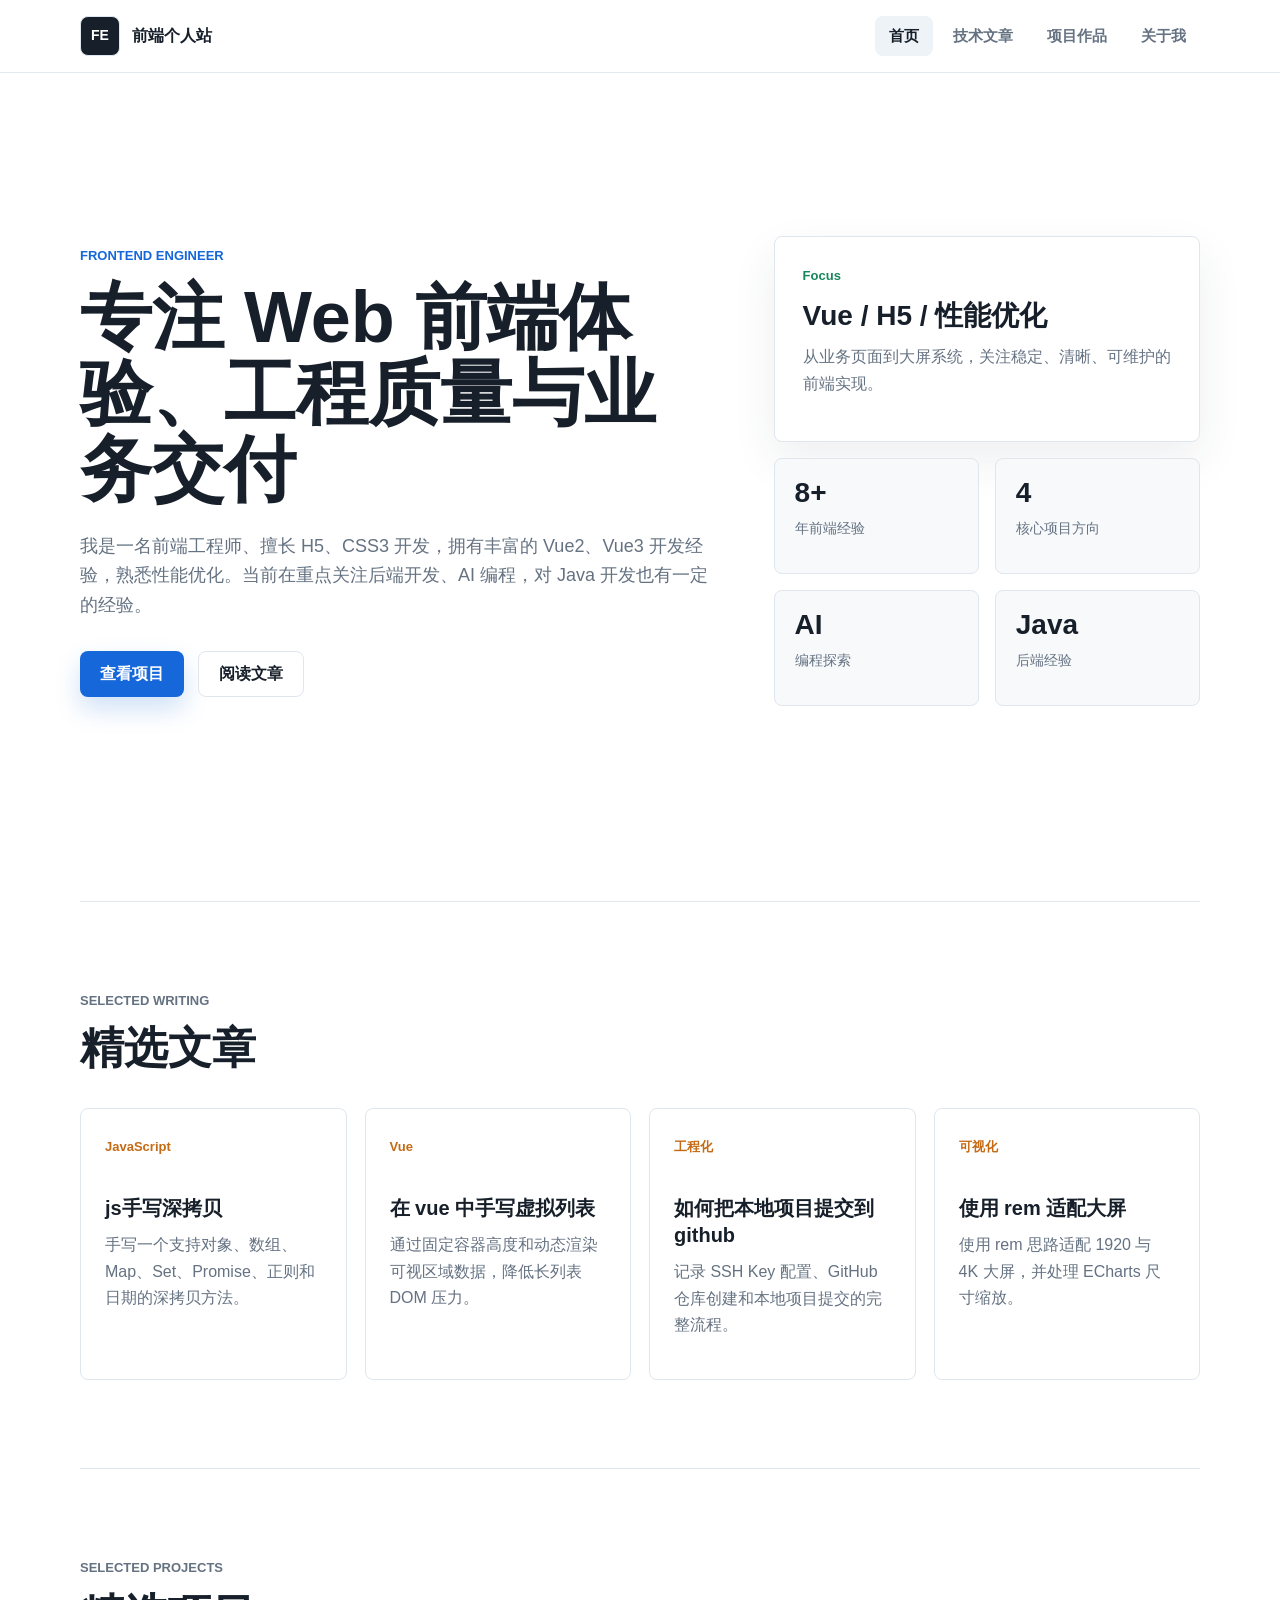
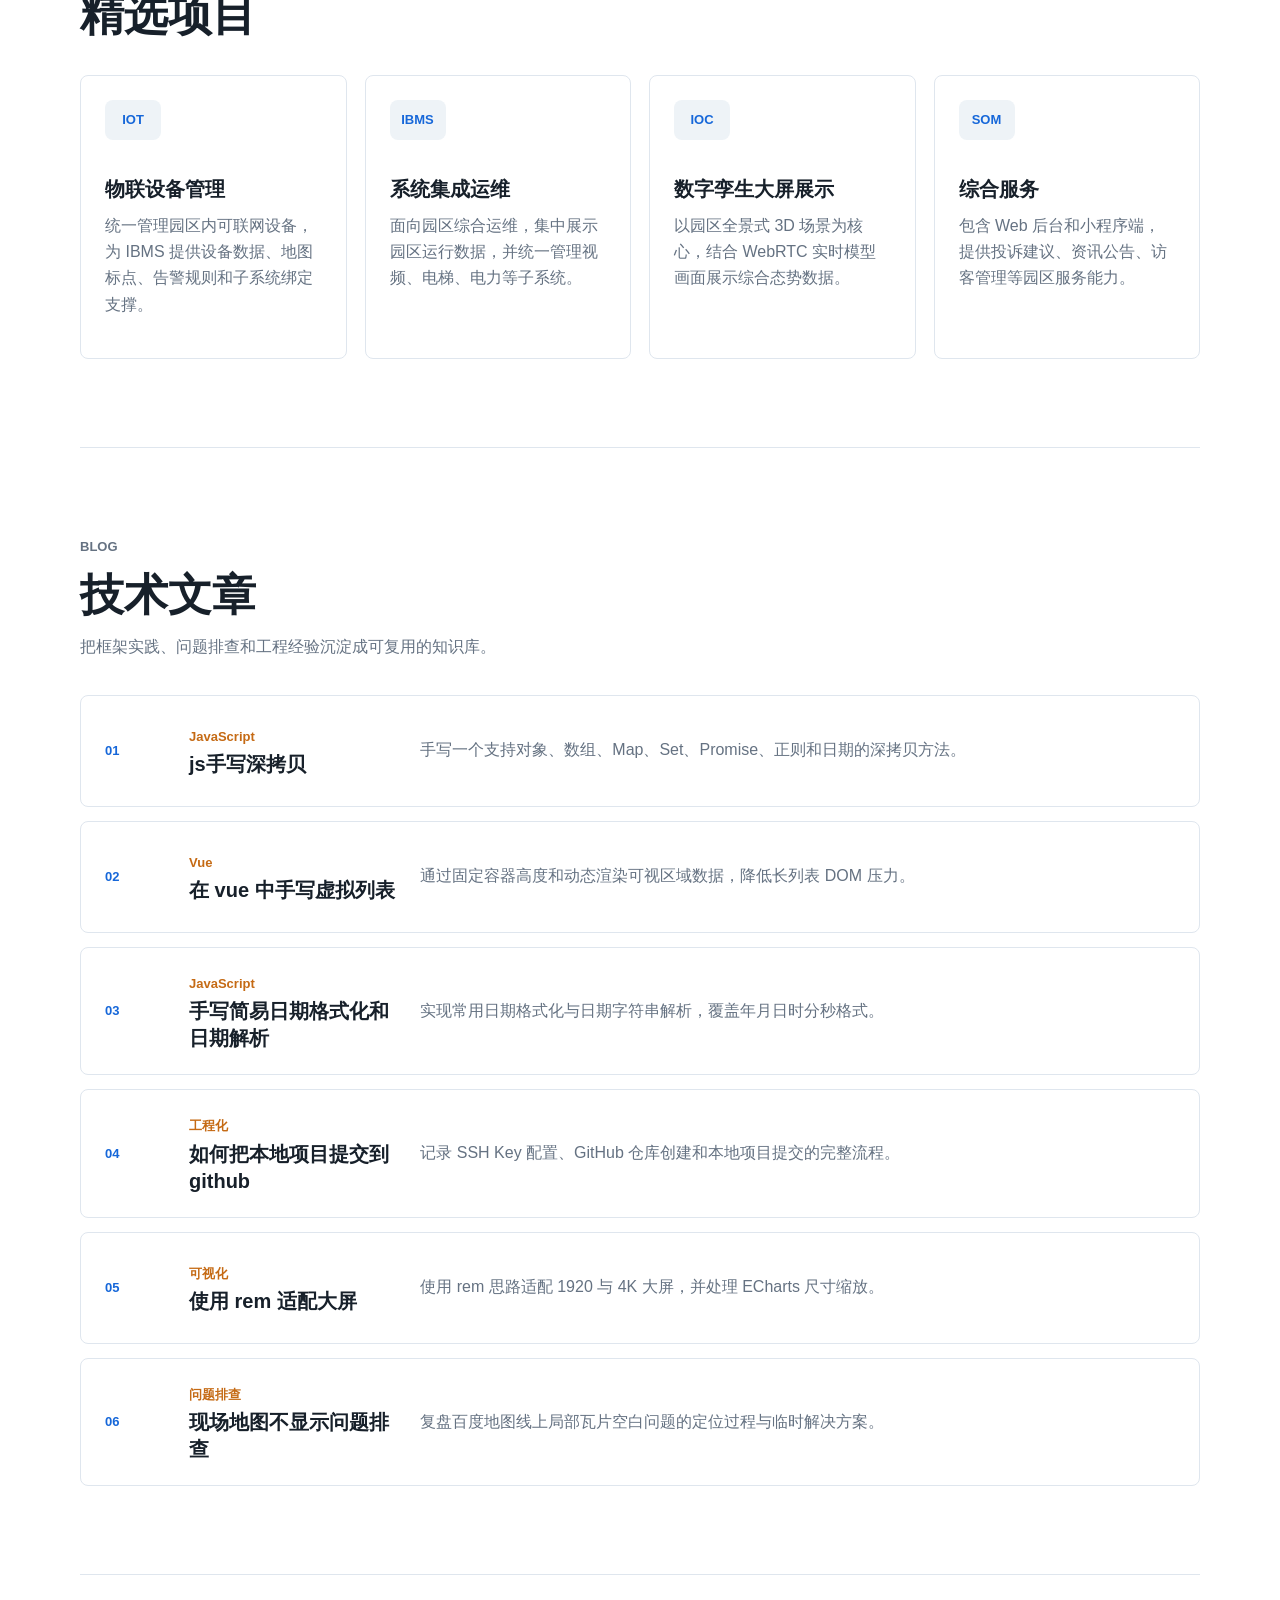
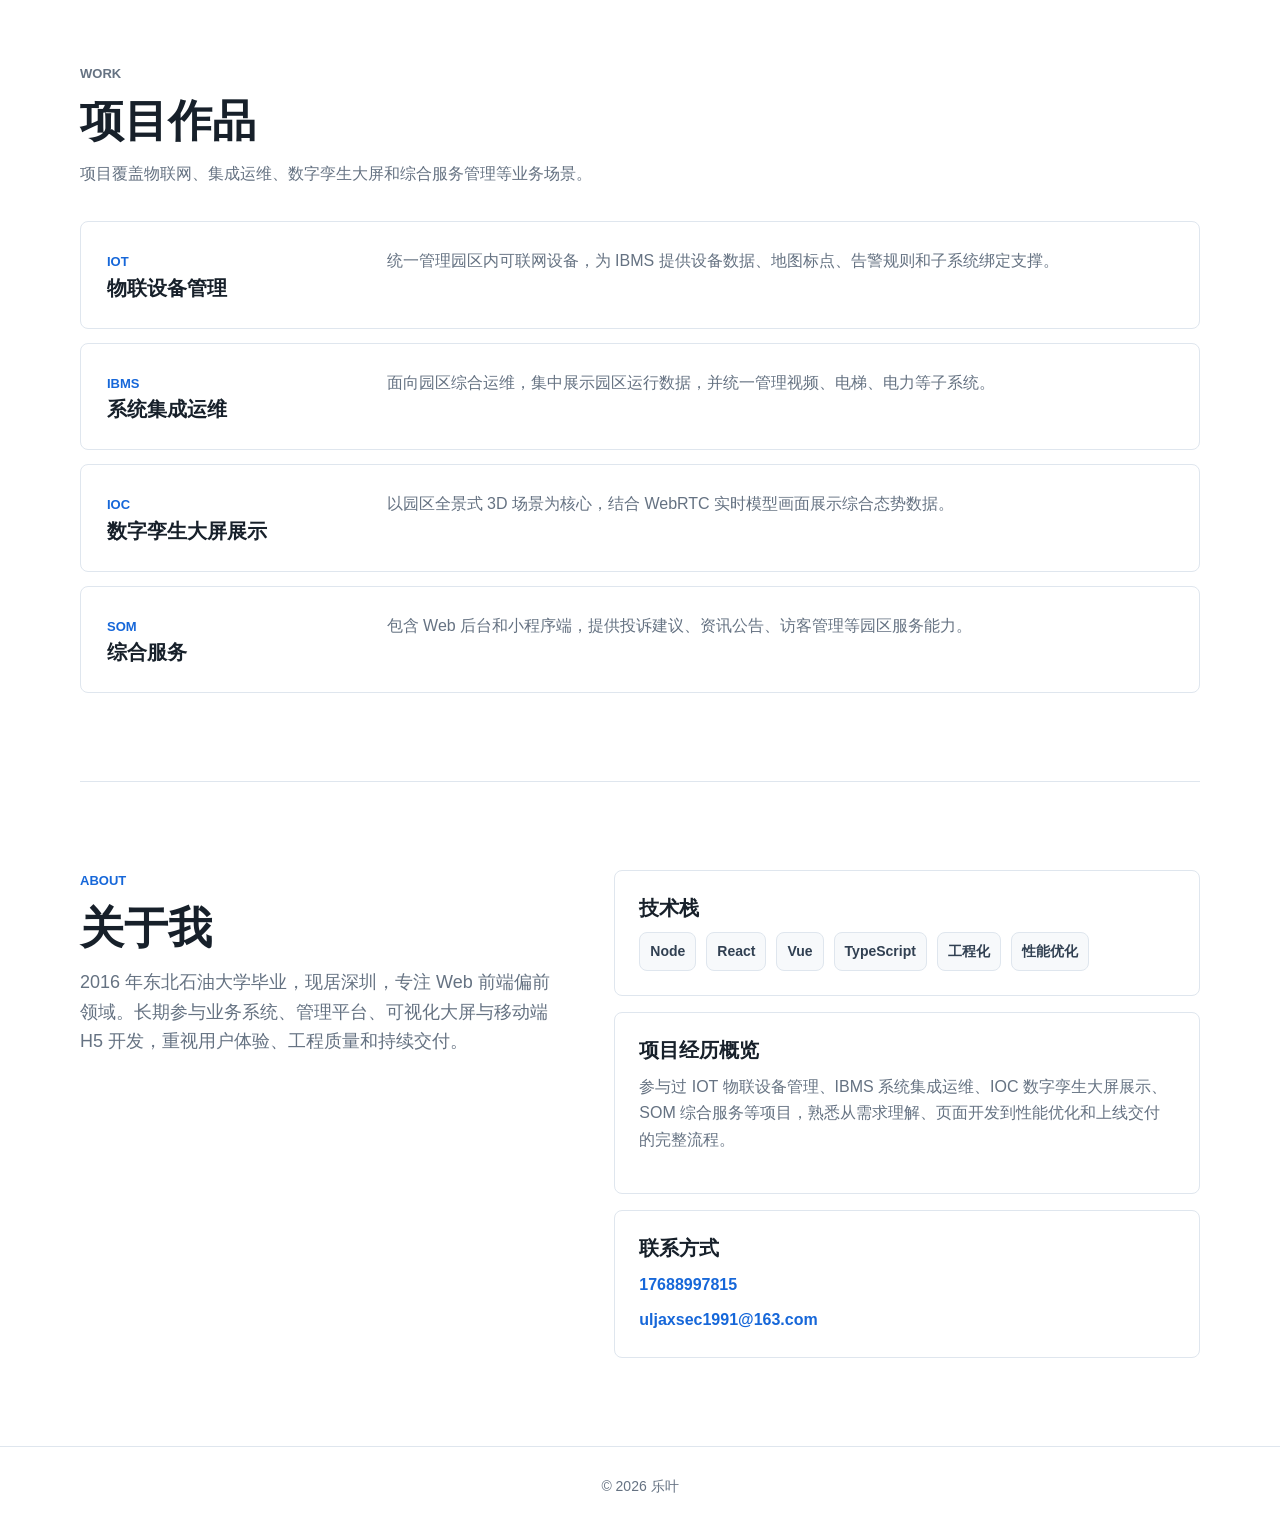
<file: index.html>
﻿<!DOCTYPE html>
<html lang="zh-CN">
<head>
  <meta charset="UTF-8">
  <meta name="viewport" content="width=device-width, initial-scale=1.0">
  <meta name="description" content="前端工程师个人网站，展示技术文章、项目作品和个人经历。">
  <title>乐叶博客</title>
  <link rel="stylesheet" href="styles.css">
</head>
<body>
  <header class="site-header">
    <nav class="navbar" aria-label="主导航">
      <a class="brand" href="#home" aria-label="返回首页">
        <span class="brand-mark">FE</span>
        <span class="brand-text">前端个人站</span>
      </a>
      <button class="nav-toggle" type="button" aria-label="打开导航" aria-expanded="false">
        <span></span>
        <span></span>
      </button>
      <div class="nav-links">
        <a href="#home">首页</a>
        <a href="#articles">技术文章</a>
        <a href="#projects">项目作品</a>
        <a href="#about">关于我</a>
      </div>
    </nav>
  </header>

  <main>
    <section class="hero section" id="home">
      <div class="hero-content">
        <p class="eyebrow">Frontend Engineer</p>
        <h1>专注 Web 前端体验、工程质量与业务交付</h1>
        <p class="hero-intro">我是一名前端工程师、擅长 H5、CSS3 开发，拥有丰富的 Vue2、Vue3 开发经验，熟悉性能优化。当前在重点关注后端开发、AI 编程，对 Java 开发也有一定的经验。</p>
        <div class="hero-actions">
          <a class="primary-btn" href="#projects">查看项目</a>
          <a class="secondary-btn" href="#articles">阅读文章</a>
        </div>
      </div>
      <div class="profile-panel" aria-label="个人能力概览">
        <div class="profile-card">
          <span class="panel-label">Focus</span>
          <strong>Vue / H5 / 性能优化</strong>
          <p>从业务页面到大屏系统，关注稳定、清晰、可维护的前端实现。</p>
        </div>
        <div class="metric-grid">
          <div><strong>8+</strong><span>年前端经验</span></div>
          <div><strong>4</strong><span>核心项目方向</span></div>
          <div><strong>AI</strong><span>编程探索</span></div>
          <div><strong>Java</strong><span>后端经验</span></div>
        </div>
      </div>
    </section>

    <section class="section featured-section" aria-labelledby="featured-articles-title">
      <div class="section-heading">
        <p class="eyebrow">Selected Writing</p>
        <h2 id="featured-articles-title">精选文章</h2>
      </div>
      <div class="card-grid article-grid">
        <a class="article-card" href="article-detail.html?id=01"><span>JavaScript</span><h3>js手写深拷贝</h3><p>手写一个支持对象、数组、Map、Set、Promise、正则和日期的深拷贝方法。</p></a>
        <a class="article-card" href="article-detail.html?id=02"><span>Vue</span><h3>在 vue 中手写虚拟列表</h3><p>通过固定容器高度和动态渲染可视区域数据，降低长列表 DOM 压力。</p></a>
        <a class="article-card" href="article-detail.html?id=04"><span>工程化</span><h3>如何把本地项目提交到 github</h3><p>记录 SSH Key 配置、GitHub 仓库创建和本地项目提交的完整流程。</p></a>
        <a class="article-card" href="article-detail.html?id=05"><span>可视化</span><h3>使用 rem 适配大屏</h3><p>使用 rem 思路适配 1920 与 4K 大屏，并处理 ECharts 尺寸缩放。</p></a>
      </div>
    </section>

    <section class="section featured-section" aria-labelledby="featured-projects-title">
      <div class="section-heading">
        <p class="eyebrow">Selected Projects</p>
        <h2 id="featured-projects-title">精选项目</h2>
      </div>
      <div class="card-grid project-grid">
        <a class="project-card" href="project-detail.html?id=iot"><div class="project-icon">IOT</div><h3>物联设备管理</h3><p>统一管理园区内可联网设备，为 IBMS 提供设备数据、地图标点、告警规则和子系统绑定支撑。</p></a>
        <a class="project-card" href="project-detail.html?id=ibms"><div class="project-icon">IBMS</div><h3>系统集成运维</h3><p>面向园区综合运维，集中展示园区运行数据，并统一管理视频、电梯、电力等子系统。</p></a>
        <a class="project-card" href="project-detail.html?id=ioc"><div class="project-icon">IOC</div><h3>数字孪生大屏展示</h3><p>以园区全景式 3D 场景为核心，结合 WebRTC 实时模型画面展示综合态势数据。</p></a>
        <a class="project-card" href="project-detail.html?id=som"><div class="project-icon">SOM</div><h3>综合服务</h3><p>包含 Web 后台和小程序端，提供投诉建议、资讯公告、访客管理等园区服务能力。</p></a>
      </div>
    </section>

    <section class="section articles-section" id="articles">
      <div class="section-heading">
        <p class="eyebrow">Blog</p>
        <h2>技术文章</h2>
        <p>把框架实践、问题排查和工程经验沉淀成可复用的知识库。</p>
      </div>
      <div class="topic-list article-list" id="articleList" aria-label="技术文章列表"></div>
    </section>

    <section class="section projects-section" id="projects">
      <div class="section-heading">
        <p class="eyebrow">Work</p>
        <h2>项目作品</h2>
        <p>项目覆盖物联网、集成运维、数字孪生大屏和综合服务管理等业务场景。</p>
      </div>
      <div class="work-list">
        <a href="project-detail.html?id=iot"><div><span>IOT</span><h3>物联设备管理</h3></div><p>统一管理园区内可联网设备，为 IBMS 提供设备数据、地图标点、告警规则和子系统绑定支撑。</p></a>
        <a href="project-detail.html?id=ibms"><div><span>IBMS</span><h3>系统集成运维</h3></div><p>面向园区综合运维，集中展示园区运行数据，并统一管理视频、电梯、电力等子系统。</p></a>
        <a href="project-detail.html?id=ioc"><div><span>IOC</span><h3>数字孪生大屏展示</h3></div><p>以园区全景式 3D 场景为核心，结合 WebRTC 实时模型画面展示综合态势数据。</p></a>
        <a href="project-detail.html?id=som"><div><span>SOM</span><h3>综合服务</h3></div><p>包含 Web 后台和小程序端，提供投诉建议、资讯公告、访客管理等园区服务能力。</p></a>
      </div>
    </section>

    <section class="section about-section" id="about">
      <div class="about-layout">
        <div>
          <p class="eyebrow">About</p>
          <h2>关于我</h2>
          <p class="about-intro">2016 年东北石油大学毕业，现居深圳，专注 Web 前端偏前领域。长期参与业务系统、管理平台、可视化大屏与移动端 H5 开发，重视用户体验、工程质量和持续交付。</p>
        </div>
        <div class="about-details">
          <article><h3>技术栈</h3><div class="tag-group"><span>Node</span><span>React</span><span>Vue</span><span>TypeScript</span><span>工程化</span><span>性能优化</span></div></article>
          <article><h3>项目经历概览</h3><p>参与过 IOT 物联设备管理、IBMS 系统集成运维、IOC 数字孪生大屏展示、SOM 综合服务等项目，熟悉从需求理解、页面开发到性能优化和上线交付的完整流程。</p></article>
          <article class="contact-card"><h3>联系方式</h3><a href="tel:17688997815">17688997815</a><a href="mailto:uljaxsec1991@163.com">uljaxsec1991@163.com</a></article>
        </div>
      </div>
    </section>
  </main>

  <footer class="site-footer">
    <p>© 2026 乐叶</p>
  </footer>

  <script src="articles.js"></script>
  <script src="projects.js"></script>
  <script src="script.js"></script>
</body>
</html>
</file>
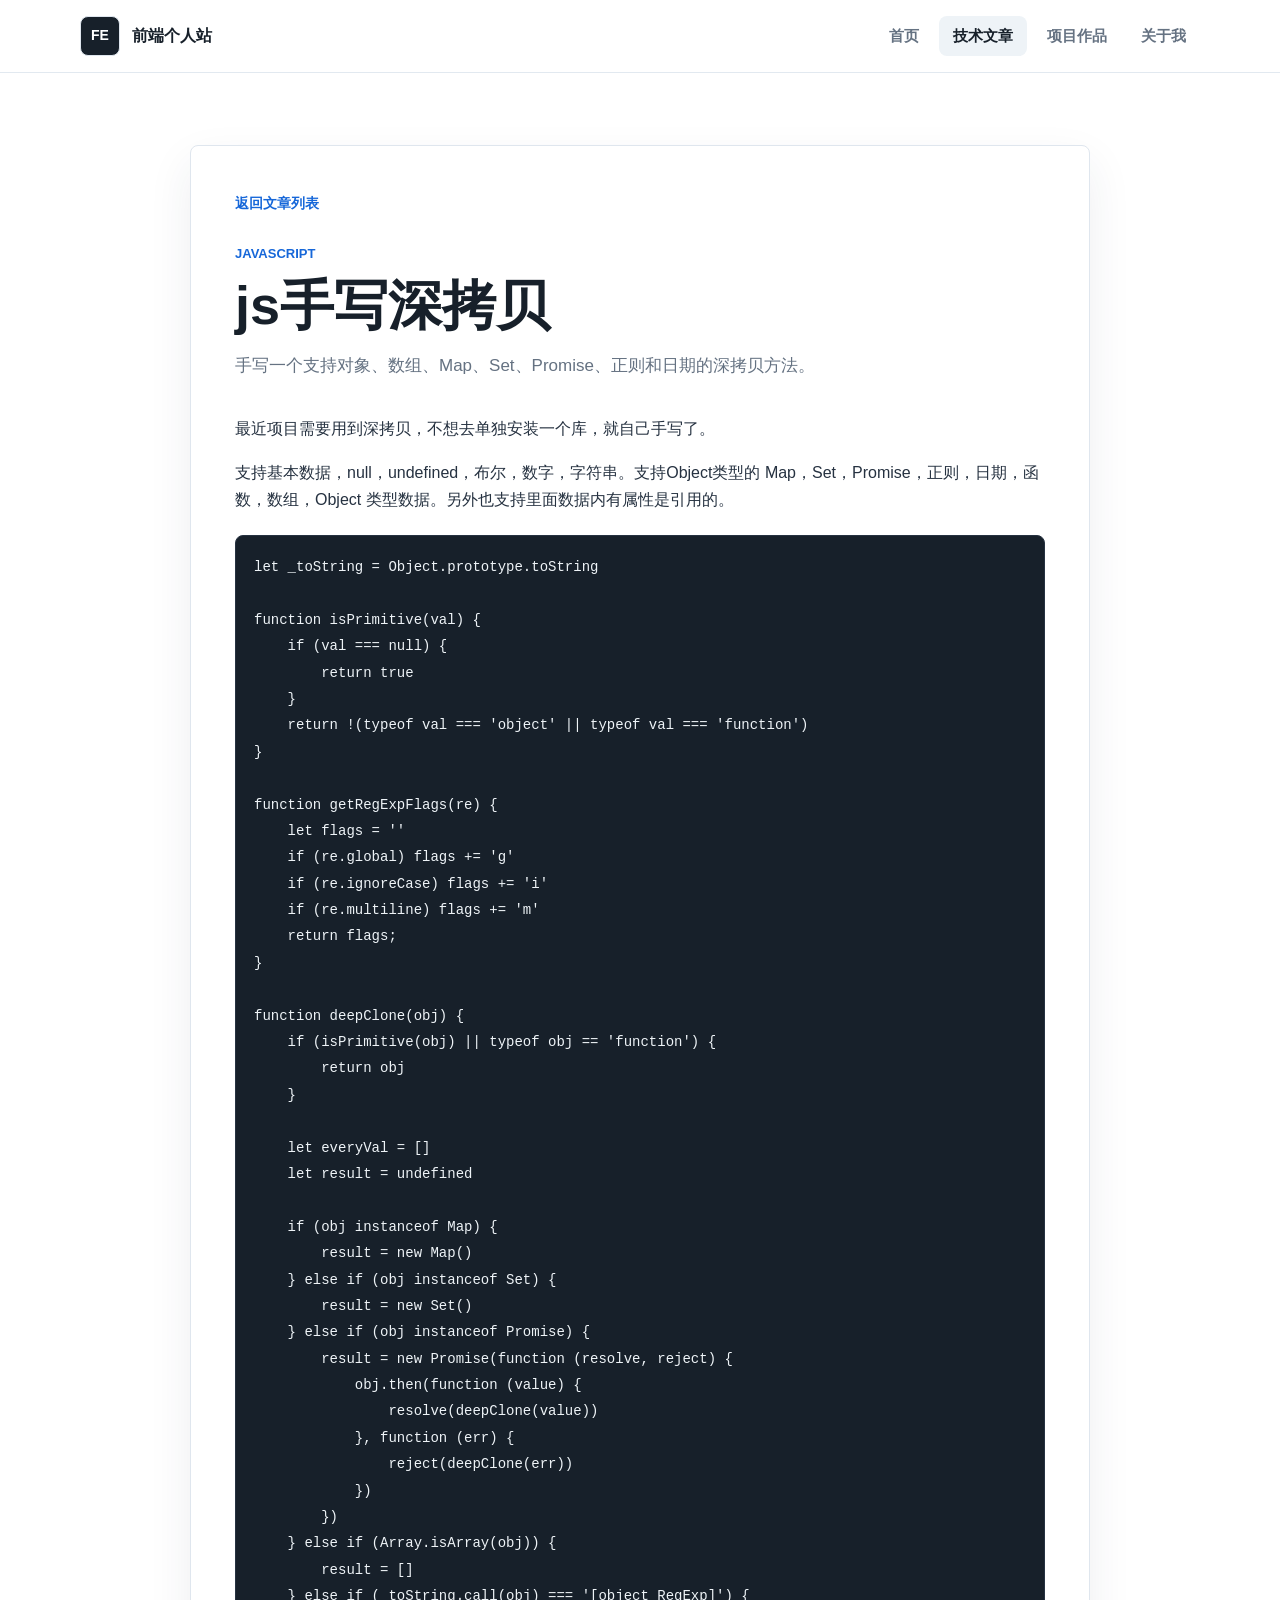
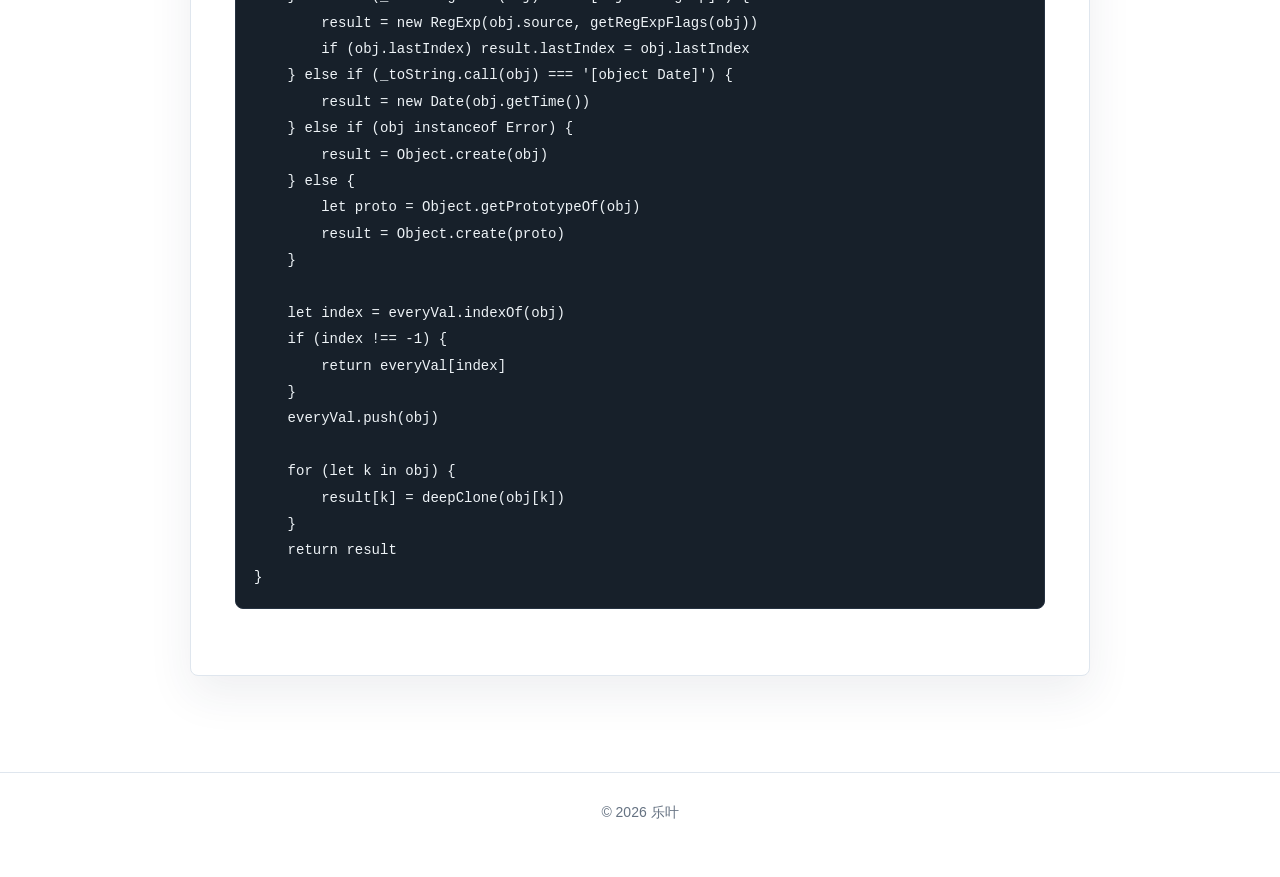
<file: article-detail.html>
<!DOCTYPE html>
<html lang="zh-CN">
<head>
  <meta charset="UTF-8">
  <meta name="viewport" content="width=device-width, initial-scale=1.0">
  <meta name="description" content="前端技术文章详情">
  <title>技术文章详情</title>
  <link rel="stylesheet" href="styles.css">
</head>
<body>
  <header class="site-header">
    <nav class="navbar" aria-label="主导航">
      <a class="brand" href="index.html#home" aria-label="返回首页">
        <span class="brand-mark">FE</span>
        <span class="brand-text">前端个人站</span>
      </a>
      <div class="nav-links article-detail-nav">
        <a href="index.html#home">首页</a>
        <a class="active" href="index.html#articles">技术文章</a>
        <a href="index.html#projects">项目作品</a>
        <a href="index.html#about">关于我</a>
      </div>
    </nav>
  </header>

  <main class="article-page">
    <article class="article-detail">
      <a class="back-link" href="index.html#articles">返回文章列表</a>
      <p class="eyebrow" id="articleCategory">Blog</p>
      <h1 id="articleTitle">技术文章</h1>
      <p class="article-summary" id="articleSummary"></p>
      <div class="markdown-body" id="articleContent"></div>
    </article>
  </main>

  <footer class="site-footer">
    <p>© 2026 乐叶</p>
  </footer>

  <script src="articles.js"></script>
  <script src="article-detail.js"></script>
</body>
</html>
</file>
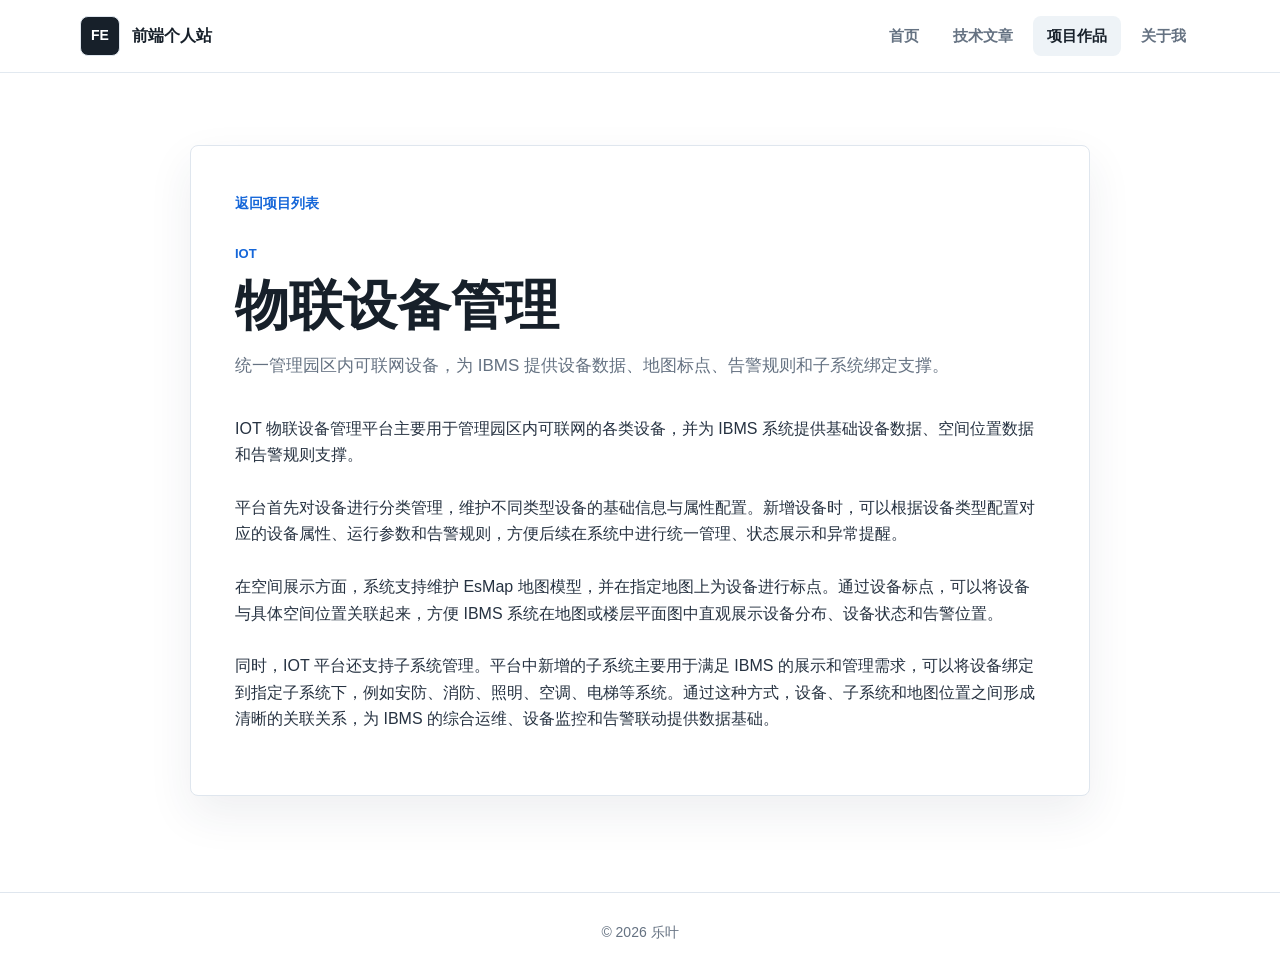
<file: project-detail.html>
<!DOCTYPE html>
<html lang="zh-CN">
<head>
  <meta charset="UTF-8">
  <meta name="viewport" content="width=device-width, initial-scale=1.0">
  <meta name="description" content="项目作品详情">
  <title>项目作品详情</title>
  <link rel="stylesheet" href="styles.css">
</head>
<body>
  <header class="site-header">
    <nav class="navbar" aria-label="主导航">
      <a class="brand" href="index.html#home" aria-label="返回首页">
        <span class="brand-mark">FE</span>
        <span class="brand-text">前端个人站</span>
      </a>
      <div class="nav-links article-detail-nav">
        <a href="index.html#home">首页</a>
        <a href="index.html#articles">技术文章</a>
        <a class="active" href="index.html#projects">项目作品</a>
        <a href="index.html#about">关于我</a>
      </div>
    </nav>
  </header>

  <main class="article-page">
    <article class="article-detail">
      <a class="back-link" href="index.html#projects">返回项目列表</a>
      <p class="eyebrow" id="projectCode">Project</p>
      <h1 id="projectTitle">项目作品</h1>
      <p class="article-summary" id="projectSummary"></p>
      <div class="markdown-body" id="projectContent"></div>
    </article>
  </main>

  <footer class="site-footer">
    <p>© 2026 乐叶</p>
  </footer>

  <script src="projects.js"></script>
  <script src="project-detail.js"></script>
</body>
</html>
</file>
<file: styles.css>
:root {
  --bg: #ffffff;
  --surface: #f7f9fb;
  --surface-strong: #eef3f7;
  --text: #17202a;
  --muted: #657282;
  --line: #dfe6ee;
  --accent: #1667d9;
  --accent-dark: #0d4fb0;
  --green: #16875d;
  --orange: #c56a14;
  --shadow: 0 18px 45px rgba(34, 48, 72, 0.08);
  --radius: 8px;
}

* {
  box-sizing: border-box;
}

html {
  scroll-behavior: smooth;
}

body {
  margin: 0;
  background: var(--bg);
  color: var(--text);
  font-family: Arial, "Microsoft YaHei", sans-serif;
  line-height: 1.65;
}

a {
  color: inherit;
  text-decoration: none;
}

.site-header {
  position: sticky;
  top: 0;
  z-index: 20;
  border-bottom: 1px solid rgba(223, 230, 238, 0.88);
  background: rgba(255, 255, 255, 0.92);
  backdrop-filter: blur(16px);
}

.navbar {
  display: flex;
  align-items: center;
  justify-content: space-between;
  width: min(1120px, calc(100% - 40px));
  min-height: 72px;
  margin: 0 auto;
}

.brand {
  display: inline-flex;
  align-items: center;
  gap: 12px;
  font-weight: 800;
}

.brand-mark {
  display: inline-grid;
  place-items: center;
  width: 40px;
  height: 40px;
  border: 1px solid var(--line);
  border-radius: var(--radius);
  background: var(--text);
  color: #fff;
  font-size: 14px;
  letter-spacing: 0;
}

.brand-text {
  font-size: 16px;
}

.nav-links {
  display: flex;
  align-items: center;
  gap: 6px;
}

.nav-links a {
  border-radius: var(--radius);
  color: var(--muted);
  font-size: 15px;
  font-weight: 600;
  padding: 8px 14px;
  transition: background 0.2s ease, color 0.2s ease;
}

.nav-links a:hover,
.nav-links a.active {
  background: var(--surface-strong);
  color: var(--text);
}

.nav-toggle {
  display: none;
  width: 42px;
  height: 42px;
  border: 1px solid var(--line);
  border-radius: var(--radius);
  background: #fff;
  cursor: pointer;
}

.nav-toggle span {
  display: block;
  width: 18px;
  height: 2px;
  margin: 5px auto;
  background: var(--text);
}

.section {
  width: min(1120px, calc(100% - 40px));
  margin: 0 auto;
  padding: 88px 0;
}

.hero {
  display: grid;
  grid-template-columns: minmax(0, 1.08fr) minmax(320px, 0.72fr);
  align-items: center;
  gap: 54px;
  min-height: calc(100vh - 72px);
  padding-top: 56px;
}

.eyebrow {
  margin: 0 0 12px;
  color: var(--accent);
  font-size: 13px;
  font-weight: 800;
  letter-spacing: 0;
  text-transform: uppercase;
}

h1,
h2,
h3,
p {
  margin-top: 0;
}

h1 {
  max-width: 760px;
  margin-bottom: 24px;
  font-size: clamp(42px, 7vw, 72px);
  line-height: 1.06;
  letter-spacing: 0;
}

h2 {
  margin-bottom: 14px;
  font-size: clamp(30px, 4vw, 44px);
  line-height: 1.15;
  letter-spacing: 0;
}

h3 {
  margin-bottom: 10px;
  font-size: 20px;
  line-height: 1.35;
}

.hero-intro {
  max-width: 760px;
  margin-bottom: 30px;
  color: var(--muted);
  font-size: 18px;
}

.hero-actions {
  display: flex;
  flex-wrap: wrap;
  gap: 14px;
}

.primary-btn,
.secondary-btn {
  display: inline-flex;
  align-items: center;
  justify-content: center;
  min-height: 46px;
  border-radius: var(--radius);
  font-weight: 800;
  padding: 0 20px;
}

.primary-btn {
  background: var(--accent);
  color: #fff;
  box-shadow: 0 12px 26px rgba(22, 103, 217, 0.2);
}

.primary-btn:hover {
  background: var(--accent-dark);
}

.secondary-btn {
  border: 1px solid var(--line);
  background: #fff;
}

.profile-panel {
  display: grid;
  gap: 16px;
}

.profile-card,
.article-card,
.project-card,
.topic-list article,
.work-list article,
.work-list a,
.about-details article {
  border: 1px solid var(--line);
  border-radius: var(--radius);
  background: #fff;
}

.profile-card {
  padding: 28px;
  box-shadow: var(--shadow);
}

.panel-label {
  display: block;
  margin-bottom: 12px;
  color: var(--green);
  font-size: 13px;
  font-weight: 800;
}

.profile-card strong {
  display: block;
  margin-bottom: 12px;
  font-size: 28px;
  line-height: 1.2;
}

.profile-card p,
.article-card p,
.project-card p,
.topic-list p,
.work-list p,
.about-details p,
.section-heading p {
  color: var(--muted);
}

.metric-grid {
  display: grid;
  grid-template-columns: repeat(2, minmax(0, 1fr));
  gap: 16px;
}

.metric-grid div {
  min-height: 116px;
  border: 1px solid var(--line);
  border-radius: var(--radius);
  background: var(--surface);
  padding: 20px;
}

.metric-grid strong {
  display: block;
  margin-bottom: 8px;
  font-size: 28px;
  line-height: 1;
}

.metric-grid span {
  color: var(--muted);
  font-size: 14px;
}

.featured-section,
.articles-section,
.projects-section,
.about-section {
  border-top: 1px solid var(--line);
}

.section-heading {
  max-width: 720px;
  margin-bottom: 34px;
}

.card-grid {
  display: grid;
  grid-template-columns: repeat(4, minmax(0, 1fr));
  gap: 18px;
}

.article-card,
.project-card {
  min-height: 238px;
  padding: 24px;
  transition: border-color 0.2s ease, box-shadow 0.2s ease, transform 0.2s ease;
}

.article-card:hover,
.project-card:hover,
.topic-list article:hover,
.work-list article:hover,
.work-list a:hover {
  border-color: rgba(22, 103, 217, 0.38);
  box-shadow: var(--shadow);
  transform: translateY(-3px);
}

.article-card span {
  display: inline-flex;
  margin-bottom: 38px;
  color: var(--orange);
  font-size: 13px;
  font-weight: 800;
}

.project-icon {
  display: inline-grid;
  place-items: center;
  min-width: 56px;
  height: 40px;
  margin-bottom: 36px;
  border-radius: var(--radius);
  background: var(--surface-strong);
  color: var(--accent);
  font-size: 13px;
  font-weight: 900;
}

.topic-list,
.work-list {
  display: grid;
  gap: 14px;
}

.topic-list article,
.article-list-item,
.work-list article,
.work-list a {
  transition: border-color 0.2s ease, box-shadow 0.2s ease, transform 0.2s ease;
}

.topic-list article,
.article-list-item {
  display: grid;
  grid-template-columns: 64px minmax(170px, 0.28fr) minmax(0, 1fr);
  align-items: center;
  gap: 20px;
  min-height: 112px;
  padding: 22px 24px;
}

.topic-list span,
.article-list-item > span,
.work-list span {
  color: var(--accent);
  font-size: 13px;
  font-weight: 900;
}

.topic-list h3,
.article-list-item h3,
.work-list h3,
.topic-list p,
.article-list-item p,
.work-list p {
  margin-bottom: 0;
}

.article-list-item {
  border: 1px solid var(--line);
  border-radius: var(--radius);
  background: #fff;
}

.article-list-item strong {
  display: inline-block;
  margin-bottom: 4px;
  color: var(--orange);
  font-size: 13px;
}

.article-list-item:hover {
  border-color: rgba(22, 103, 217, 0.38);
  box-shadow: var(--shadow);
  transform: translateY(-3px);
}

.work-list article,
.work-list a {
  display: grid;
  grid-template-columns: minmax(220px, 0.32fr) minmax(0, 1fr);
  gap: 28px;
  padding: 26px;
}

.about-layout {
  display: grid;
  grid-template-columns: minmax(0, 0.82fr) minmax(360px, 1fr);
  gap: 54px;
}

.about-intro {
  color: var(--muted);
  font-size: 18px;
}

.about-details {
  display: grid;
  gap: 16px;
}

.about-details article {
  padding: 24px;
}

.tag-group {
  display: flex;
  flex-wrap: wrap;
  gap: 10px;
}

.tag-group span {
  border: 1px solid var(--line);
  border-radius: var(--radius);
  background: var(--surface);
  color: #314052;
  font-size: 14px;
  font-weight: 700;
  padding: 7px 10px;
}

.contact-card a {
  display: block;
  width: fit-content;
  margin-top: 8px;
  color: var(--accent);
  font-weight: 800;
}

.site-footer {
  border-top: 1px solid var(--line);
  padding: 28px 20px;
  text-align: center;
}

.site-footer p {
  margin: 0;
  color: var(--muted);
  font-size: 14px;
}

.article-page {
  width: min(900px, calc(100% - 40px));
  margin: 0 auto;
  padding: 72px 0 96px;
}

.article-detail {
  border: 1px solid var(--line);
  border-radius: var(--radius);
  background: #fff;
  padding: 44px;
  box-shadow: var(--shadow);
}

.back-link {
  display: inline-flex;
  margin-bottom: 28px;
  color: var(--accent);
  font-size: 14px;
  font-weight: 800;
}

.article-detail h1 {
  margin-bottom: 18px;
  font-size: clamp(34px, 5vw, 54px);
}

.article-summary {
  margin-bottom: 36px;
  color: var(--muted);
  font-size: 17px;
}

.markdown-body {
  color: #263241;
  font-size: 16px;
}

.markdown-body h2,
.markdown-body h3,
.markdown-body h4 {
  margin: 34px 0 14px;
  line-height: 1.35;
}

.markdown-body p {
  margin-bottom: 18px;
}

.markdown-body a {
  color: var(--accent);
  font-weight: 700;
}

.markdown-body code {
  border: 1px solid var(--line);
  border-radius: 6px;
  background: var(--surface);
  color: #c0362c;
  font-family: Consolas, "Courier New", monospace;
  font-size: 0.92em;
  padding: 2px 5px;
}

.markdown-body pre {
  overflow-x: auto;
  margin: 22px 0;
  border: 1px solid #263241;
  border-radius: var(--radius);
  background: #17202a;
  padding: 18px;
}

.markdown-body pre code {
  border: 0;
  background: transparent;
  color: #eef3f7;
  font-size: 14px;
  line-height: 1.7;
  padding: 0;
}

.markdown-body img {
  display: block;
  max-width: 100%;
  margin: 18px 0;
  border: 1px solid var(--line);
  border-radius: var(--radius);
}

@media (max-width: 980px) {
  .hero,
  .about-layout {
    grid-template-columns: 1fr;
  }

  .hero {
    min-height: auto;
  }

  .card-grid {
    grid-template-columns: repeat(2, minmax(0, 1fr));
  }
}

@media (max-width: 720px) {
  .navbar,
  .section {
    width: min(100% - 28px, 1120px);
  }

  .nav-toggle {
    display: block;
  }

  .nav-links {
    position: absolute;
    top: 72px;
    right: 14px;
    left: 14px;
    display: none;
    flex-direction: column;
    align-items: stretch;
    border: 1px solid var(--line);
    border-radius: var(--radius);
    background: #fff;
    padding: 8px;
    box-shadow: var(--shadow);
  }

  .nav-links.open {
    display: flex;
  }

  .nav-links a {
    padding: 12px 14px;
  }

  .section {
    padding: 64px 0;
  }

  .hero {
    gap: 34px;
    padding-top: 44px;
  }

  h1 {
    font-size: 42px;
  }

  .hero-intro,
  .about-intro {
    font-size: 16px;
  }

  .card-grid,
  .metric-grid {
    grid-template-columns: 1fr;
  }

  .topic-list article,
  .article-list-item,
  .work-list article,
  .work-list a {
    grid-template-columns: 1fr;
    gap: 10px;
  }

  .article-card,
  .project-card {
    min-height: auto;
  }

  .article-card span,
  .project-icon {
    margin-bottom: 24px;
  }
}

@media (max-width: 420px) {
  .brand-text {
    display: none;
  }

  h1 {
    font-size: 36px;
  }

  h2 {
    font-size: 30px;
  }

  .hero-actions a {
    width: 100%;
  }

  .article-page {
    width: min(100% - 28px, 900px);
    padding: 48px 0 72px;
  }

  .article-detail {
    padding: 26px 18px;
  }
}
</file>
